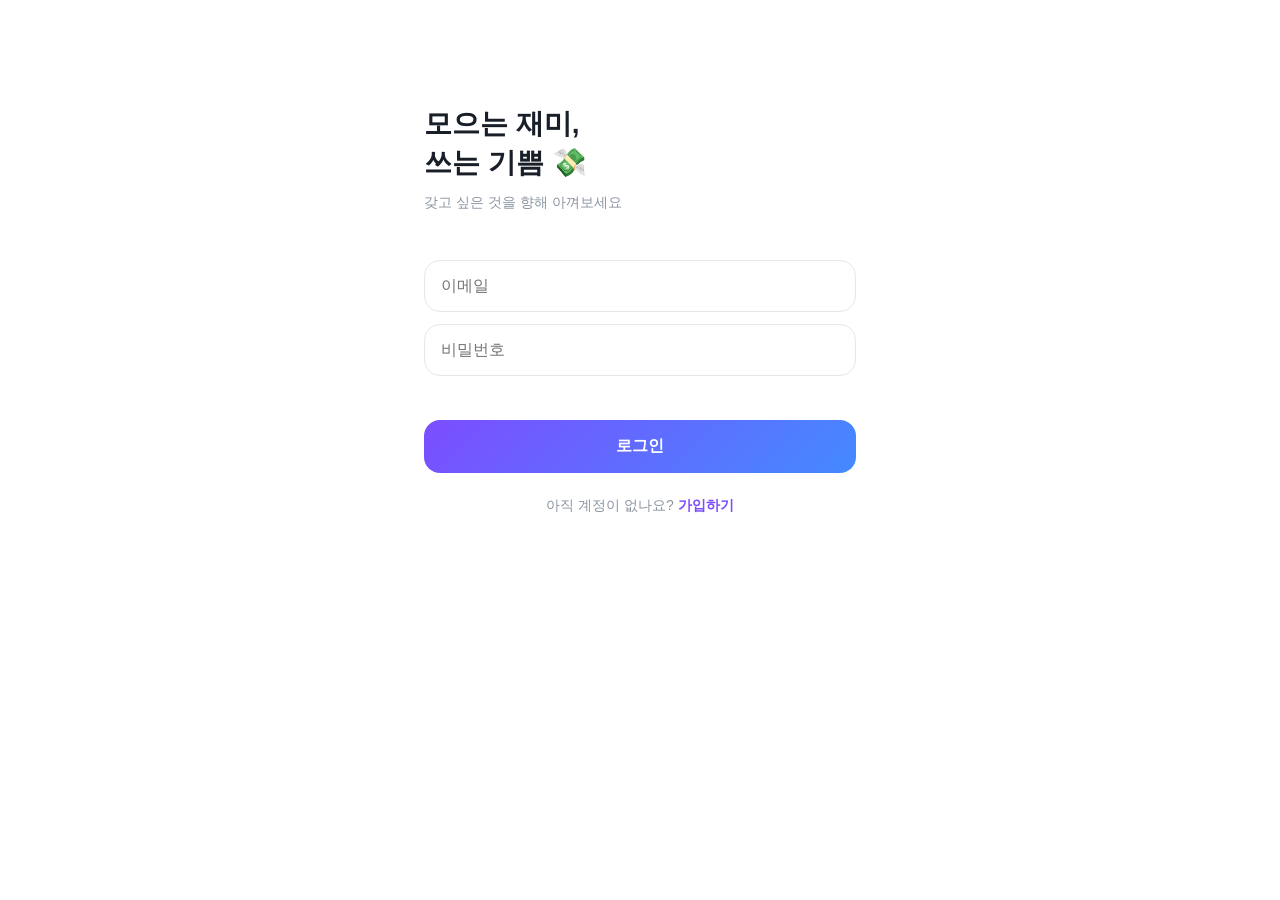
<file: static/add-goal.html>
<!DOCTYPE html>
<html lang="ko">
<head>
    <meta charset="UTF-8">
    <meta name="viewport" content="width=device-width, initial-scale=1.0">
    <title>목표생성</title>
    <link rel="stylesheet" href="style.css">
    <!-- 파비콘 -->
    <link rel="icon" type="image/svg+xml" href="favicon.svg">
    <link rel="apple-touch-icon" href="apple-touch-icon.png">
    <!-- PWA -->
    <link rel="manifest" href="manifest.json">
    <meta name="theme-color" content="#7C4DFF">
    <meta name="apple-mobile-web-app-capable" content="yes">
    <meta name="apple-mobile-web-app-status-bar-style" content="default">
    <meta name="apple-mobile-web-app-title" content="모아사">
    <script>
    if ("serviceWorker" in navigator) {
        window.addEventListener("load", () => navigator.serviceWorker.register("sw.js"));
    }
    </script>
</head>
<body>
    <div class="container">
        <div class="header">
            <button class="header-btn" onclick="history.back()">←</button>
        </div>

        <!-- 타이틀 영역 -->
        <div class="page-intro">
            <h1 class="title-lg">어떤 걸<br>갖고 싶나요?</h1>
            <p class="text-sub" style="margin-top: 12px;">목표를 정하면 저금통이 시작돼요</p>
        </div>

        <!-- 입력 폼 영역 (form 태그 대신 div: 버튼의 자동 submit 동작 방지) -->
        <div class="form-col">
            <div>
                <label class="field-label">목표 이름</label>
                <input class="input" type="text" id="name" placeholder="예: 에어팟 프로">
            </div>
            <div>
                <label class="field-label">목표 금액</label>
                <input class="input" type="text" id="targetAmount" placeholder="숫자만 입력" inputmode="numeric">
            </div>
            <div>
                <label class="field-label">마감일</label>
                <input class="input" type="date" id="deadline">
            </div>
            <!-- 에러 문구 자리 (평소엔 비어 있고, JS가 상황별 문구를 채움) -->
            <p class="error-msg" id="errorMsg"></p>
            <button class="btn-primary" onclick="add_goal()">목표 생성</button>
        </div>
    </div>

    <script>
        const token = localStorage.getItem("token");

        // 진입 가드 1차: 토큰이 아예 없으면 바로 추방
        if (!token) {
            location.href = "login.html";
        }
        async function checkExistingGoal() {
            const res = await fetch("/goals/current", {
            headers: { "Authorization": "Bearer " + token }
            });
            if (res.ok) {
                // 이미 진행 중 목표가 있음 → 생성 화면에 있을 이유가 없으니 홈으로
                location.href = "index.html";
            }
            // 404(목표 없음)면 정상 → 이 화면 그대로 사용
        }
        checkExistingGoal();

        let isAddingGoal = false;

        async function add_goal() {
            if (isAddingGoal) return;
            isAddingGoal = true;

            try {
                // 입력창에서 현재 값 읽기
                const name = document.getElementById("name").value;
                const targetAmount = parseInt(document.getElementById("targetAmount").value.replace(/,/g, ""));
                const deadline = document.getElementById("deadline").value;

                // 0. 프론트 입력 검증 — 서버에 보내기 전에 차단 (프론트판 "문지기는 문 앞에")
                if (!name) {
                    document.getElementById("errorMsg").textContent = "이름을 입력해주세요";
                    return;
                }
                if (!targetAmount || targetAmount <= 0) {
                    document.getElementById("errorMsg").textContent = "올바른 형식의 금액을 입력헤주세요";
                    return;
                }
                if (!deadline) {
                    document.getElementById("errorMsg").textContent = "마감일을 입력해주세요";
                    return;
                }

                const response = await fetch("/goals", {
                    method: "POST",
                    headers: {
                        "Content-Type": "application/json",
                        "Authorization": "Bearer " + token
                    },
                    body: JSON.stringify({name, target_amount: targetAmount, deadline})
                });

                if (response.status === 401) {
                    localStorage.removeItem("token");   // 죽은 토큰 청소
                    location.href = "login.html?expired=1";
                    return;
                }

                if (response.ok) {
                    const data = await response.json();
                    location.href = "index.html";
                } else {
                    const data = await response.json();
                    document.getElementById("errorMsg").textContent = data.detail;
                }
            } finally {
                isAddingGoal = false;
            }
        }
        // 금액 입력 시 실시간 콤마 표시
        document.getElementById("targetAmount").addEventListener("input", (e) => {
            // 숫자만 남기고 (콤마·문자 제거) → 다시 콤마 찍기
            let digits = e.target.value.replace(/[^0-9]/g, "");
            e.target.value = digits ? parseInt(digits).toLocaleString() : "";
        });
        document.getElementById("name").addEventListener("keydown", (e) => {
            if (e.key === "Enter") add_goal();
        });
        document.getElementById("targetAmount").addEventListener("keydown", (e) => {
            if (e.key === "Enter") add_goal();
        });
        document.getElementById("deadline").addEventListener("keydown", (e) => {
            if (e.key === "Enter") add_goal();
        });

    </script>
</body>
</html>
</file>
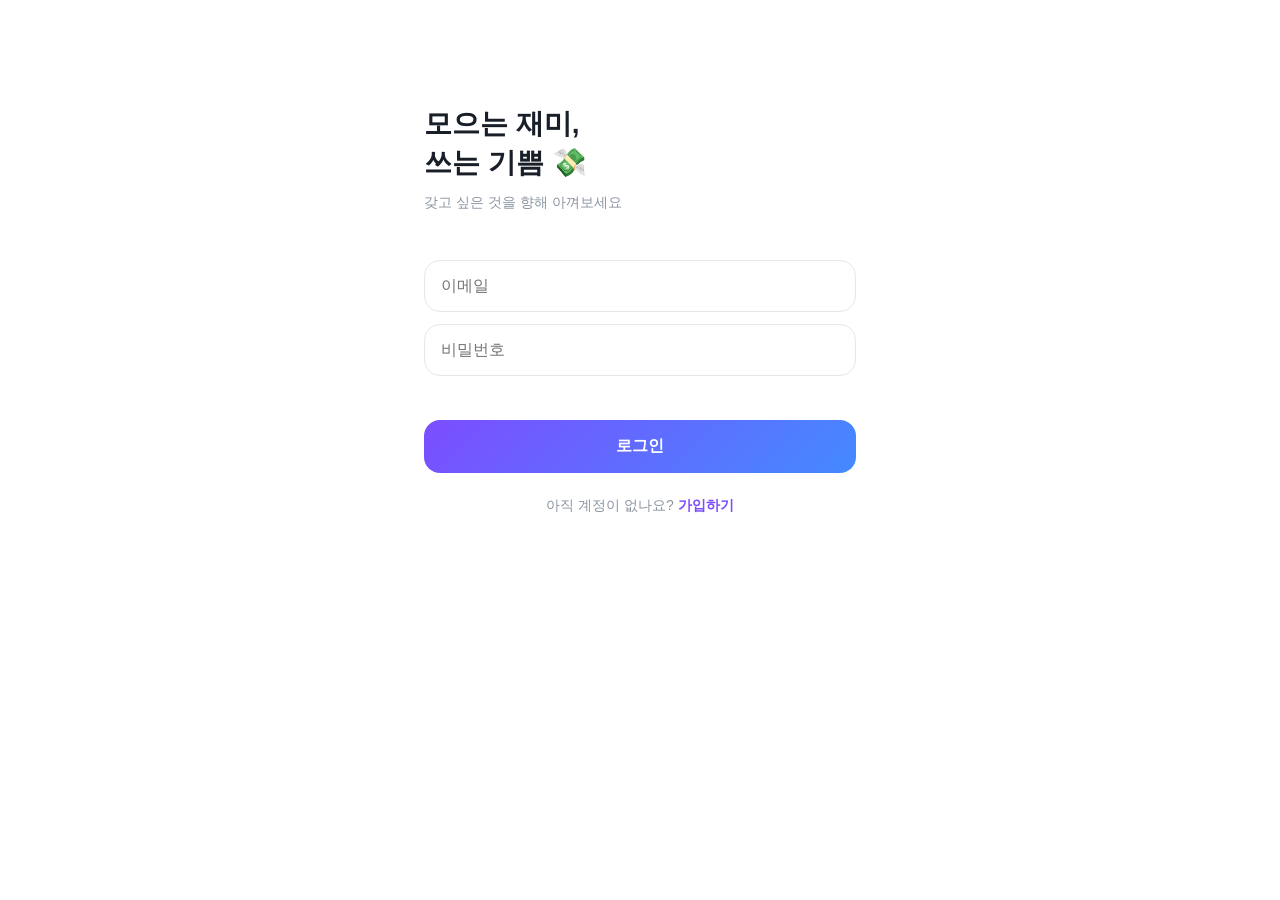
<file: static/add-saving.html>
<!DOCTYPE html>
<html lang="ko">
<head>
    <meta charset="UTF-8">
    <meta name="viewport" content="width=device-width, initial-scale=1.0">
    <title>절약기록</title>
    <link rel="stylesheet" href="style.css">
    <!-- 파비콘 -->
    <link rel="icon" type="image/svg+xml" href="favicon.svg">
    <link rel="apple-touch-icon" href="apple-touch-icon.png">
    <!-- PWA -->
    <link rel="manifest" href="manifest.json">
    <meta name="theme-color" content="#7C4DFF">
    <meta name="apple-mobile-web-app-capable" content="yes">
    <meta name="apple-mobile-web-app-status-bar-style" content="default">
    <meta name="apple-mobile-web-app-title" content="모아사">
    <script>
    if ("serviceWorker" in navigator) {
        window.addEventListener("load", () => navigator.serviceWorker.register("sw.js"));
    }
    </script>
</head>
<body>
    <div class="container">
        <div class="header">
            <button class="header-btn" onclick="history.back()">←</button>
        </div>

        <!-- 타이틀 영역 -->
        <div class="page-intro">
            <h1 class="title-lg">얼마를<br>아꼈나요?</h1>
            <p class="text-sub" style="margin-top: 12px;">참은 만큼 목표에 가까워져요</p>
        </div>

        <!-- 입력 폼 영역 (form 태그 대신 div: 버튼의 자동 submit 동작 방지) -->
        <div class="form-col">
            <input class="input" type="text" id="category" placeholder="무엇을 아꼈나요? (예: 배달음식)">
            <input class="input" type="text" id="amount" placeholder="금액" inputmode="numeric">
            <input class="input" type="text" id="memo" placeholder="메모 (선택)">
            <!-- 에러 문구 자리 (평소엔 비어 있고, JS가 상황별 문구를 채움) -->
            <p class="error-msg" id="errorMsg"></p>
            <button class="btn-primary" onclick="add_saving()">절약 기록</button>
        </div>
    </div>

    <!-- 축하 모달 (평소 숨김) -->
    <div class="modal-overlay" id="congratsModal">
        <div class="modal-card">
            <div style="font-size: 64px;">🎉</div>
            <h1 class="title-lg" style="margin: 16px 0 8px;">목표 달성!</h1>
            <p style="font-size: 20px; font-weight: 700; color: var(--primary); margin-bottom: 8px;"
                id="congratsProgress"></p>
            <p class="text-sub" style="margin-bottom: 28px;" id="congratsMessage"></p>
            <button class="btn-primary" onclick="location.href='index.html'">홈으로</button>
        </div>
    </div>

    <script>
        const token = localStorage.getItem("token");

        // 진입 가드 1차: 토큰이 아예 없으면 바로 추방
        if (!token) {
            location.href = "login.html";
        }
        async function checkGoal() {
            const res = await fetch("/goals/current", {
            headers: { "Authorization": "Bearer " + token }
            });
            if (!res.ok) {
                // 목표가 없음(404) → 기록할 대상이 없으니 홈으로
                location.href = "index.html";
            }
        }
        checkGoal();

        let isAddingSaving = false;

        async function add_saving() {
            if (isAddingSaving) return;   // 이미 처리 중이면 두 번째 클릭부터 무시
            isAddingSaving = true;

            try {
                // 입력창에서 현재 값 읽기
                const category = document.getElementById("category").value;
                const amount = parseInt(document.getElementById("amount").value.replace(/,/g, ""));
                const memo = document.getElementById("memo").value;

                // 0. 프론트 입력 검증 — 서버에 보내기 전에 차단 (프론트판 "문지기는 문 앞에")
                if (!category) {
                    document.getElementById("errorMsg").textContent = "무엇을 아꼈는지 입력해주세요";
                    return;
                }
                if (!amount || amount <= 0) {
                    document.getElementById("errorMsg").textContent = "올바른 형식의 금액을 입력헤주세요";
                    return;
                }

                const response = await fetch("/savings", {
                    method: "POST",
                    headers: {
                        "Content-Type": "application/json",
                        "Authorization": "Bearer " + token
                    },
                    body: JSON.stringify({category, amount , memo})
                });

                if (response.status === 401) {
                    localStorage.removeItem("token");   // 죽은 토큰 청소
                    location.href = "login.html?expired=1";
                    return;
                }

                if (response.ok) {
                    const data = await response.json();
                    if (data.goal_completed) {
                        document.getElementById("congratsProgress").textContent = data.progress + "% 달성";

                        // 초과 달성이면 다른 문구
                        document.getElementById("congratsMessage").textContent =
                            data.progress > 100
                                ? "목표를 넘어섰어요! 갖고 싶던 걸 가져보세요 🎁"
                                : "해냈어요. 갖고 싶던 걸 가져보세요 🎁";

                        // 모달 띄우기 (홈으로 이동하지 않고 여기서 멈춤)
                        document.getElementById("congratsModal").style.display = "flex";
                        return;
                    }
                    location.href = "index.html";
                } else {
                    const data = await response.json();
                    document.getElementById("errorMsg").textContent = data.detail;
                }
            } finally {
                isAddingSaving = false;   // 성공/실패 무관하게 잠금 해제
            }
        }
        // 금액 입력 시 실시간 콤마 표시
        document.getElementById("amount").addEventListener("input", (e) => {
            // 숫자만 남기고 (콤마·문자 제거) → 다시 콤마 찍기
            let digits = e.target.value.replace(/[^0-9]/g, "");
            e.target.value = digits ? parseInt(digits).toLocaleString() : "";
        });
        document.getElementById("category").addEventListener("keydown", (e) => {
            if (e.key === "Enter") add_saving();
        });
        document.getElementById("amount").addEventListener("keydown", (e) => {
            if (e.key === "Enter") add_saving();
        });
        document.getElementById("memo").addEventListener("keydown", (e) => {
            if (e.key === "Enter") add_saving();
        });

    </script>
</body>
</html>
</file>
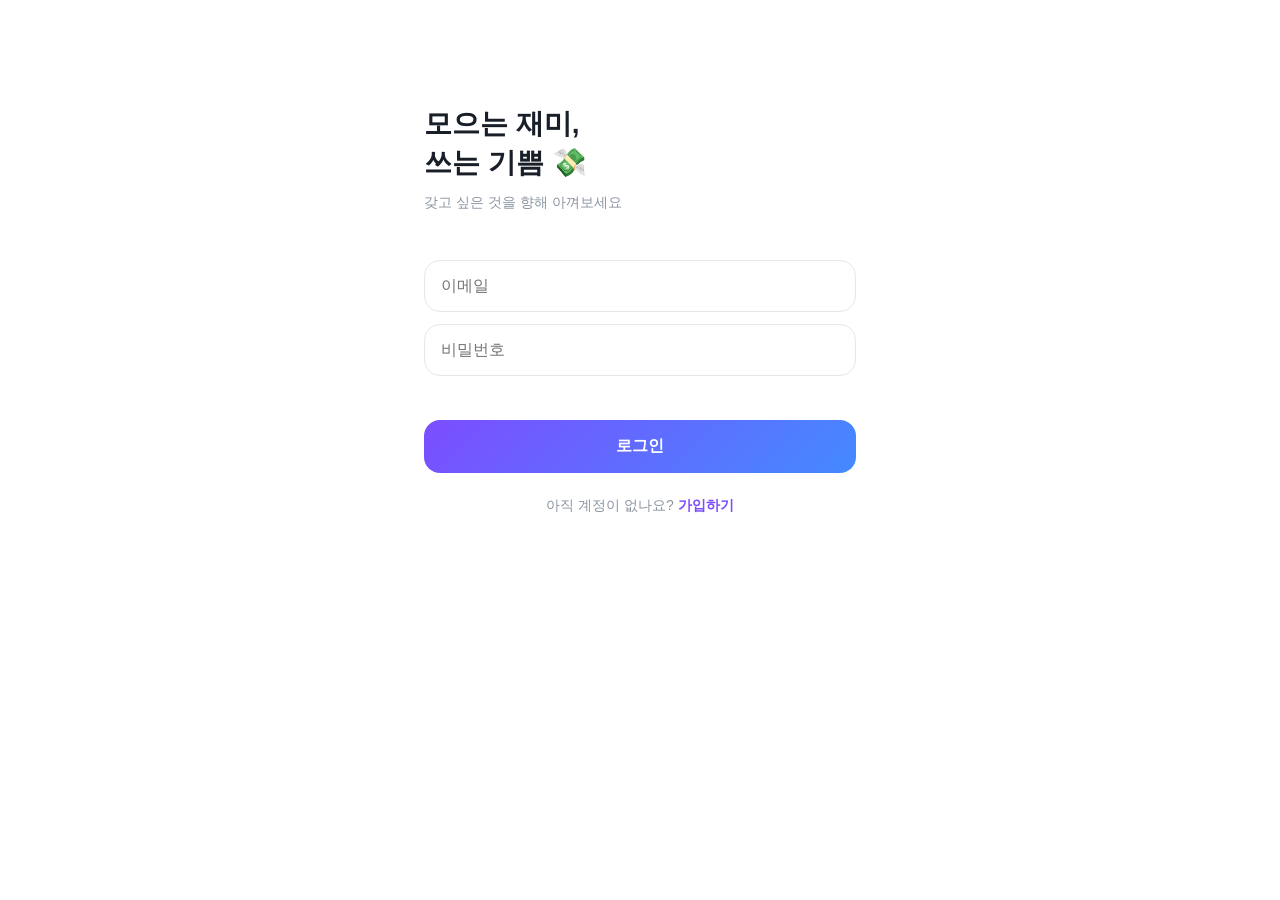
<file: static/history.html>
<!DOCTYPE html>
<html lang="ko">
<head>
    <meta charset="UTF-8">
    <meta name="viewport" content="width=device-width, initial-scale=1.0">
    <title>히스토리</title>
    <link rel="stylesheet" href="style.css">
    <!-- 파비콘 -->
    <link rel="icon" type="image/svg+xml" href="favicon.svg">
    <link rel="apple-touch-icon" href="apple-touch-icon.png">
    <!-- PWA -->
    <link rel="manifest" href="manifest.json">
    <meta name="theme-color" content="#7C4DFF">
    <meta name="apple-mobile-web-app-capable" content="yes">
    <meta name="apple-mobile-web-app-status-bar-style" content="default">
    <meta name="apple-mobile-web-app-title" content="모아사">
    <script>
        if ("serviceWorker" in navigator) {
            window.addEventListener("load", () => navigator.serviceWorker.register("sw.js"));
        }
    </script>
</head>
<body>
    <div class="container has-tabbar">
        <div class="header">
            <span class="header-title">히스토리</span>
        </div>
        <!-- 히스토리가 있을 때 보여줄 영역 (기본 숨김) -->
        <div id="historySection" style="display: none;">
            <div style="margin-top: 24px; margin-bottom: 32px;">
                <h1 class="title-lg">지금까지<br>해낸 것들 🏆</h1>
            </div>

            <!-- 카테고리별 절약 통계 (기록 없으면 JS가 숨김) -->
            <div id="statsBlock">
                <h2 class="section-title">카테고리별로 아낀 돈</h2>
                <div id="statsList"></div>
            </div>

            <h2 class="section-title" style="margin-top: 32px;">달성 기록</h2>
            <div id="historyList"></div>
        </div>

        <!-- 히스토리가 없을 때 보여줄 영역 (기본 숨김) -->
        <div id="noHistorySection" style="display: none; text-align: center; margin-top: 90px;">
            <div style="font-size: 64px;">🎯</div>
            <h1 class="title-lg" style="margin-top: 16px;" id="noHistoryTitle">아직 달성한 목표가 없어요</h1>
            <p class="text-sub" style="margin: 12px 0 32px;" id="noHistorySub">목표를 세우고 아껴서 가져보세요</p>
            <button class="btn-primary" id="noHistoryBtn" onclick="location.href='add-goal.html'">
                첫 목표 만들기
            </button>
        </div>
    </div>

    <div class="tabbar">
        <button class="tab" onclick="location.href='index.html'">
            <svg class="tab-icon" viewBox="0 0 24 24" fill="none"
                    stroke="currentColor" stroke-width="2"
                    stroke-linecap="round" stroke-linejoin="round">
                <path d="M3 9l9-7 9 7v11a2 2 0 0 1-2 2H5a2 2 0 0 1-2-2z"/>
                <polyline points="9 22 9 12 15 12 15 22"/>
            </svg>
            홈
        </button>
        <button class="tab active" onclick="location.href='history.html'">
            <svg class="tab-icon" viewBox="0 0 24 24" fill="none"
                    stroke="currentColor" stroke-width="2"
                    stroke-linecap="round" stroke-linejoin="round">
                <path d="M10 14.66V17a1 1 0 0 1-1 1 2 2 0 0 0-2 2v2"/>
                <path d="M14 14.66V17a1 1 0 0 0 1 1 2 2 0 0 1 2 2v2"/>
                <path d="M17.916 10H19.5A2.5 2.5 0 0 0 22 7.5V5a1 1 0 0 0-1-1h-3"/>
                <path d="M4 22h16"/><path d="M6 9a6 6 0 0 0 12 0V3a1 1 0 0 0-1-1H7a1 1 0 0 0-1 1z"/>
                <path d="M6.084 10H4.5A2.5 2.5 0 0 1 2 7.5V5a1 1 0 0 1 1-1h3"/>
            </svg>
            히스토리
        </button>
    </div>

    <!-- 목표별 절약 기록 모달 -->
    <div class="modal-overlay" id="detailModal">
        <div class="modal-card" style="text-align: left; max-height: 70vh; overflow-y: auto;">

            <!-- 뷰 1: 목표 상세 + 기록 목록 -->
            <div id="detailView">
                <h2 id="modalGoalName" style="font-size: 20px; margin-bottom: 4px;"></h2>
                <p class="text-sub" style="font-size: 13px; margin-bottom: 20px;">이 목표를 위해 아낀 기록이에요</p>

                <div id="modalSavingsList"></div>

                <div class="btn-row" style="margin-top: 20px;">
                    <button class="btn-sub" onclick="closeDetail()">닫기</button>
                    <button class="btn-sub text-danger" onclick="showGoalDeleteConfirm()">삭제</button>
                </div>
            </div>

            <!-- 뷰 2: 삭제 확인 (기본 숨김) -->
            <div id="deleteConfirmView" style="display: none; text-align: center;">
                <svg class="modal-icon" viewBox="0 0 24 24" fill="none"
                    stroke="currentColor" stroke-width="2" stroke-linecap="round" stroke-linejoin="round">
                    <path d="M10 11v6"/>
                    <path d="M14 11v6"/>
                    <path d="M19 6v14a2 2 0 0 1-2 2H7a2 2 0 0 1-2-2V6"/>
                    <path d="M3 6h18"/>
                    <path d="M8 6V4a2 2 0 0 1 2-2h4a2 2 0 0 1 2 2v2"/>
                </svg>
                <h2 class="modal-title">이 목표를 삭제할까요?</h2>
                <p class="modal-desc">달성 기록이 사라져요</p>
                <button class="btn-danger" onclick="deleteCompletedGoal()">삭제하기</button>
                <button class="btn-sub btn-block" style="margin-top: 8px;" onclick="hideGoalDeleteConfirm()">
                    취소
                </button>
            </div>

        </div>
    </div>

    <script>
        const token = localStorage.getItem("token");

        // 진입 가드 1차: 토큰이 아예 없으면 바로 추방
        if (!token) {
            location.href = "login.html";
        }

        async function loadHistory() {
            const historyRes = await fetch("/goals/history", {
                headers: { "Authorization": "Bearer " + token }
            });

            // 진입 가드 2차: 토큰이 있어도 무효(만료/위조)면 추방
            if (historyRes.status === 401) {
                localStorage.removeItem("token");   // 죽은 토큰 청소
                location.href = "login.html?expired=1";
                return;
            }

            const historyData = await historyRes.json();
            if (historyData.history.length === 0) {
                // 완료한 목표 없음 → 진행 중 목표가 있는지에 따라 빈 화면 문구/버튼을 다르게
                await showEmptyHistory();
                return;
            }
            document.getElementById("historySection").style.display = "block";
            loadStats();   // 히스토리 있으면 통계도 채움

            document.getElementById("historyList").innerHTML = historyData.history
                .map(h => `
                    <div onclick="openGoalDetail(${h.id}, '${h.name}')" class="history-item">

                        <!-- 1줄: 목표 이름 + 달성률 -->
                        <div style="display: flex; justify-content: space-between; align-items: baseline;">
                            <span style="font-size: 17px; font-weight: 700;">${h.name}</span>
                            <span style="font-size: 14px; font-weight: 700; color: var(--primary);">${h.progress}%</span>
                        </div>

                        <!-- 2줄: 금액 -->
                        <p style="margin-top: 6px; font-size: 15px;">
                            ${h.current_amount.toLocaleString()}원
                            <span class="text-sub">/ ${h.target_amount.toLocaleString()}원</span>
                        </p>

                        <!-- 3줄: 달성 정보 -->
                        <p class="text-sub" style="margin-top: 10px; font-size: 13px;">
                            ${h.completed_at.split(" ")[0]} 달성 ·
                            ${h.days_early > 0 ? `${h.days_early}일 빠르게 ⚡`
                                : h.days_early === 0 ? "마감일에 딱 맞춰"
                                : "끝까지 해냈어요"}
                        </p>
                    </div>

                `)
                .join("");

        }

        // 완료 목표가 없을 때의 빈 화면.
        // 진행 중 목표가 "있으면" → 홈에서 이어가라고 안내 (첫 목표 만들기는 틀린 문구)
        // 진행 중 목표가 "없으면" → 진짜 신규 → 첫 목표 만들기 그대로
        async function showEmptyHistory() {
            const currentRes = await fetch("/goals/current", {
                headers: { "Authorization": "Bearer " + token }
            });

            if (currentRes.status === 401) {
                localStorage.removeItem("token");
                location.href = "login.html?expired=1";
                return;
            }

            if (currentRes.ok) {
                // 진행 중 목표 있음 → 문구·버튼 교체
                document.getElementById("noHistorySub").textContent =
                    "진행 중인 목표를 끝까지 채우면 여기에 쌓여요";
                const btn = document.getElementById("noHistoryBtn");
                btn.textContent = "홈에서 이어가기";
                btn.onclick = () => location.href = "index.html";
            }
            // 404(진행 중 목표 없음)면 기본 문구/버튼(첫 목표 만들기 → add-goal) 그대로 둠

            document.getElementById("noHistorySection").style.display = "block";
        }

        // 카테고리별 절약 통계 — GROUP BY 결과를 막대로
        async function loadStats() {
            const res = await fetch("/savings/stats", {
                headers: { "Authorization": "Bearer " + token }
            });

            if (res.status === 401) {
                localStorage.removeItem("token");
                location.href = "login.html?expired=1";
                return;
            }

            const data = await res.json();

            // 기록이 하나도 없으면 통계 블록 자체를 숨김
            if (data.stats.length === 0) {
                document.getElementById("statsBlock").style.display = "none";
                return;
            }

            // 가장 많이 아낀 카테고리를 기준(100%)으로 나머지 막대 비율 계산
            const max = Math.max(...data.stats.map(s => s.total));

            document.getElementById("statsList").innerHTML = data.stats
                .map(s => {
                    const pct = Math.round(s.total / max * 100);
                    return `
                        <div class="stat-row">
                            <div class="stat-row-top">
                                <span>${s.category}</span>
                                <span style="font-weight: 600;">${s.total.toLocaleString()}원</span>
                            </div>
                            <div class="stat-bar">
                                <div class="stat-bar-fill" style="width: ${pct}%"></div>
                            </div>
                        </div>
                    `;
                })
                .join("");
        }

        let selectedGoalId = null;  // 어느 목표를 삭제할지 기억

        async function openGoalDetail(goalId, goalName) {
            selectedGoalId = goalId;

            // 모달 제목 설정
            document.getElementById("modalGoalName").textContent = goalName;

            // 이 목표의 절약 기록 가져오기
            const res = await fetch(`/goals/${goalId}/savings`, {
                headers: { "Authorization": "Bearer " + token }
            });

            if (res.status === 401) {
                localStorage.removeItem("token");
                location.href = "login.html?expired=1";
                return;
            }

            const data = await res.json();

            // 기록 목록 렌더링 (없으면 안내)
            if (data.savings.length === 0) {
                document.getElementById("modalSavingsList").innerHTML =
                    `<p class="text-sub" style="text-align:center; padding: 20px 0;">기록이 없어요</p>`;
            } else {
                document.getElementById("modalSavingsList").innerHTML = data.savings
                    .map(s => `
                        <div style="display: flex; justify-content: space-between;
                                    padding: 12px 0; border-bottom: 1px solid #F1F3F5;">
                            <div>
                                <div style="font-size: 15px;">${s.category}</div>
                                ${s.memo ? `<div class="text-sub" style="font-size: 13px; margin-top: 2px;">${s.memo}</div>` : ""}
                            </div>
                            <span style="font-weight: 600; white-space: nowrap;">+${s.amount.toLocaleString()}원</span>
                        </div>
                    `)
                    .join("");
            }

            // 모달 열기
            document.getElementById("detailModal").style.display = "flex";
        }

        let isDeletingCompletedGoal = false;

        async function deleteCompletedGoal() {
            if (isDeletingCompletedGoal) return;
            isDeletingCompletedGoal = true;

            try {
                const res = await fetch(`/goals/${selectedGoalId}`,{
                    method: "DELETE",
                    headers: { "Authorization": "Bearer " + token }
                });

                if (res.status === 401) {
                    localStorage.removeItem("token");
                    location.href = "login.html?expired=1";
                    return;
                }

                if (res.ok) {
                    location.reload();
                }
            } finally {
                isDeletingCompletedGoal = false;
            }
        }

        function closeDetail() {
            document.getElementById("detailModal").style.display = "none";
            hideGoalDeleteConfirm();
        }
        function showGoalDeleteConfirm() {
            document.getElementById("detailView").style.display = "none";
            document.getElementById("deleteConfirmView").style.display = "block";
        }

        function hideGoalDeleteConfirm() {
            document.getElementById("deleteConfirmView").style.display = "none";
            document.getElementById("detailView").style.display = "block";
        }

        loadHistory();   // 페이지 열리면 즉시 실행
    </script>
</body>
</html>
</file>
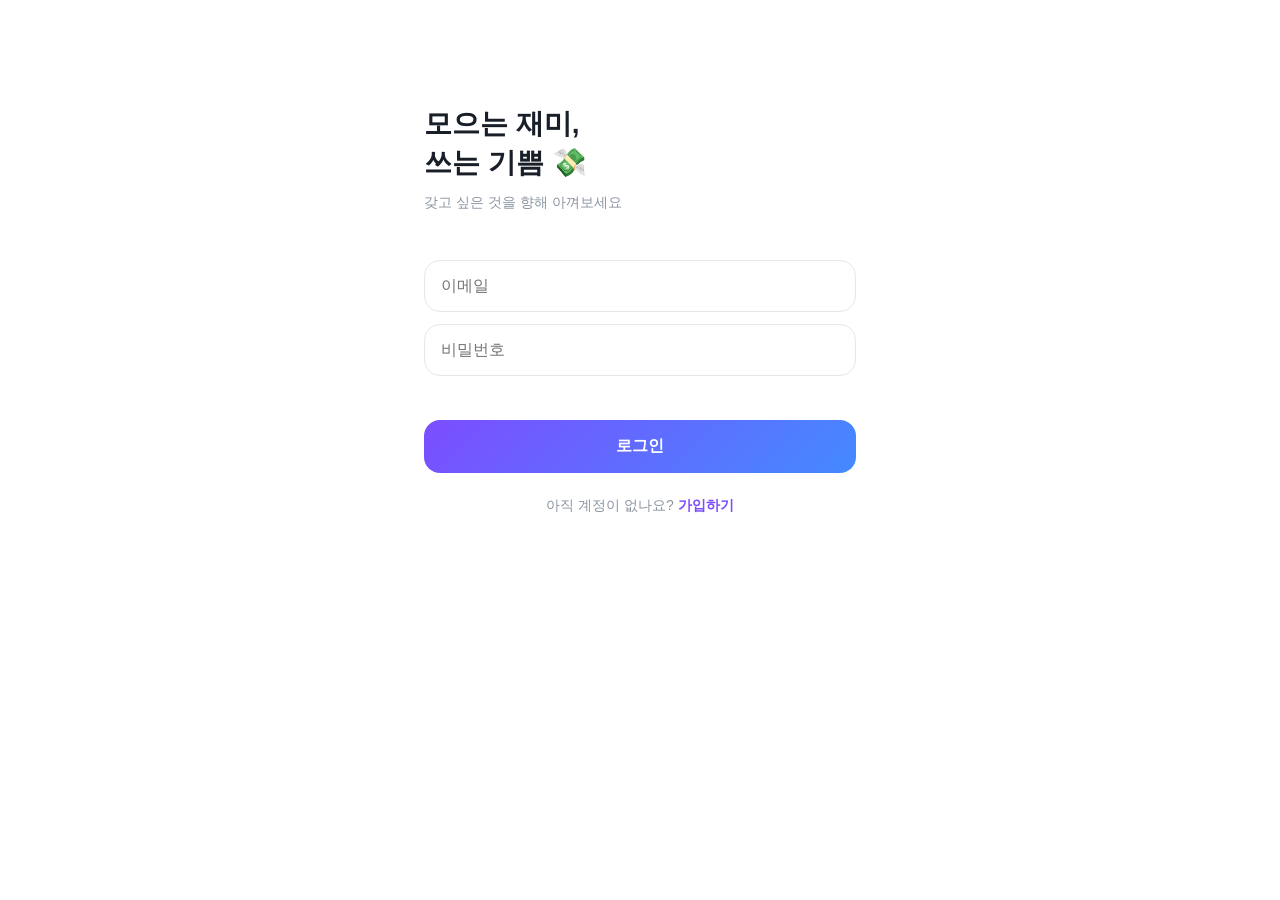
<file: static/login.html>
<!DOCTYPE html>
<html lang="ko">
<head>
    <meta charset="UTF-8">
    <!-- viewport: 모바일에서 화면 폭에 맞게 렌더링 (모바일 우선 앱의 필수 태그) -->
    <meta name="viewport" content="width=device-width, initial-scale=1.0">
    <title>로그인</title>
    <!-- 공용 디자인 시스템 (모든 페이지가 이 파일 하나를 공유) -->
    <link rel="stylesheet" href="style.css">
    <!-- 파비콘 -->
    <link rel="icon" type="image/svg+xml" href="favicon.svg">
    <link rel="apple-touch-icon" href="apple-touch-icon.png">
    <!-- PWA -->
    <link rel="manifest" href="manifest.json">
    <meta name="theme-color" content="#7C4DFF">
    <meta name="apple-mobile-web-app-capable" content="yes">
    <meta name="apple-mobile-web-app-status-bar-style" content="default">
    <meta name="apple-mobile-web-app-title" content="모아사">
    <script>
    if ("serviceWorker" in navigator) {
        window.addEventListener("load", () => navigator.serviceWorker.register("sw.js"));
    }
    </script>
</head>
<body>
    <div class="container">
        <!-- 타이틀 영역 -->
        <div class="page-intro-auth">
            <h1 class="title-lg">모으는 재미,<br>쓰는 기쁨 💸</h1>
            <p class="text-sub" style="margin-top: 12px;">갖고 싶은 것을 향해 아껴보세요</p>
        </div>

        <!-- 입력 폼 영역 (form 태그 대신 div: 버튼의 자동 submit 동작 방지) -->
        <div class="form-col">
            <input class="input" type="email" id="email" placeholder="이메일">
            <input class="input" type="password" id="password" placeholder="비밀번호">
            <!-- 에러 문구 자리 (평소엔 비어 있고, JS가 상황별 문구를 채움) -->
            <p class="error-msg" id="errorMsg"></p>
            <button class="btn-primary" onclick="login()">로그인</button>
        </div>

        <p class="text-sub auth-footer">
            아직 계정이 없나요? <a class="link" href="signup.html">가입하기</a>
        </p>
    </div>

    <script>
        async function login() {
            // 입력창에서 현재 값 읽기
            const email = document.getElementById("email").value;
            const password = document.getElementById("password").value;

            // 0. 프론트 입력 검증 — 서버에 보내기 전에 차단 (프론트판 "문지기는 문 앞에")
            //    !email : 빈 문자열은 JS에서 거짓으로 평가됨
            if (!email) {
                document.getElementById("errorMsg").textContent = "이메일을 입력해주세요";
                return;   // 함수 종료 → fetch까지 가지 않음
            }
            if (!password) {
                document.getElementById("errorMsg").textContent = "비밀번호를 입력해주세요";
                return;
            }

            // 1. 백엔드에 로그인 요청 (파이썬 requests.post와 같은 역할)
            const response = await fetch("/login", {
                method: "POST",
                headers: { "Content-Type": "application/json" },  // "JSON 보냅니다" 선언
                body: JSON.stringify({ email, password })          // JS 객체 → JSON 문자열
            });

            // 2. 응답 분기 (response.ok = 상태 코드가 200번대면 true)
            if (response.ok) {
                const data = await response.json();
                // 토큰을 브라우저 저장소에 보관 → 이후 페이지들이 API 호출 시 꺼내 씀
                localStorage.setItem("token", data.access_token);
                location.href = "index.html";   // 홈으로 이동
            } else {
                // 401 등 실패 — 문구는 프론트가 결정 (백엔드는 데이터, 프론트는 표현)
                document.getElementById("errorMsg").textContent = "이메일 또는 비밀번호를 확인해주세요";
            }
        }
        document.getElementById("password").addEventListener("keydown", (e) => {
            if (e.key === "Enter") login();
        });
        document.getElementById("email").addEventListener("keydown", (e) => {
            if (e.key === "Enter") login();
        });

        // 페이지 열릴 때: 세션 만료로 튕겨온 경우 안내 문구 표시
        const params = new URLSearchParams(location.search);
        if (params.get("expired")) {
            document.getElementById("errorMsg").textContent = "로그인이 만료되었어요. 다시 로그인해주세요";
        }

        // 이미 유효한 토큰이 있으면 홈으로 (login.html 스크립트 맨 위)
        if (localStorage.getItem("token")) {
            location.href = "index.html";
        }

    </script>
</body>
</html>
</file>
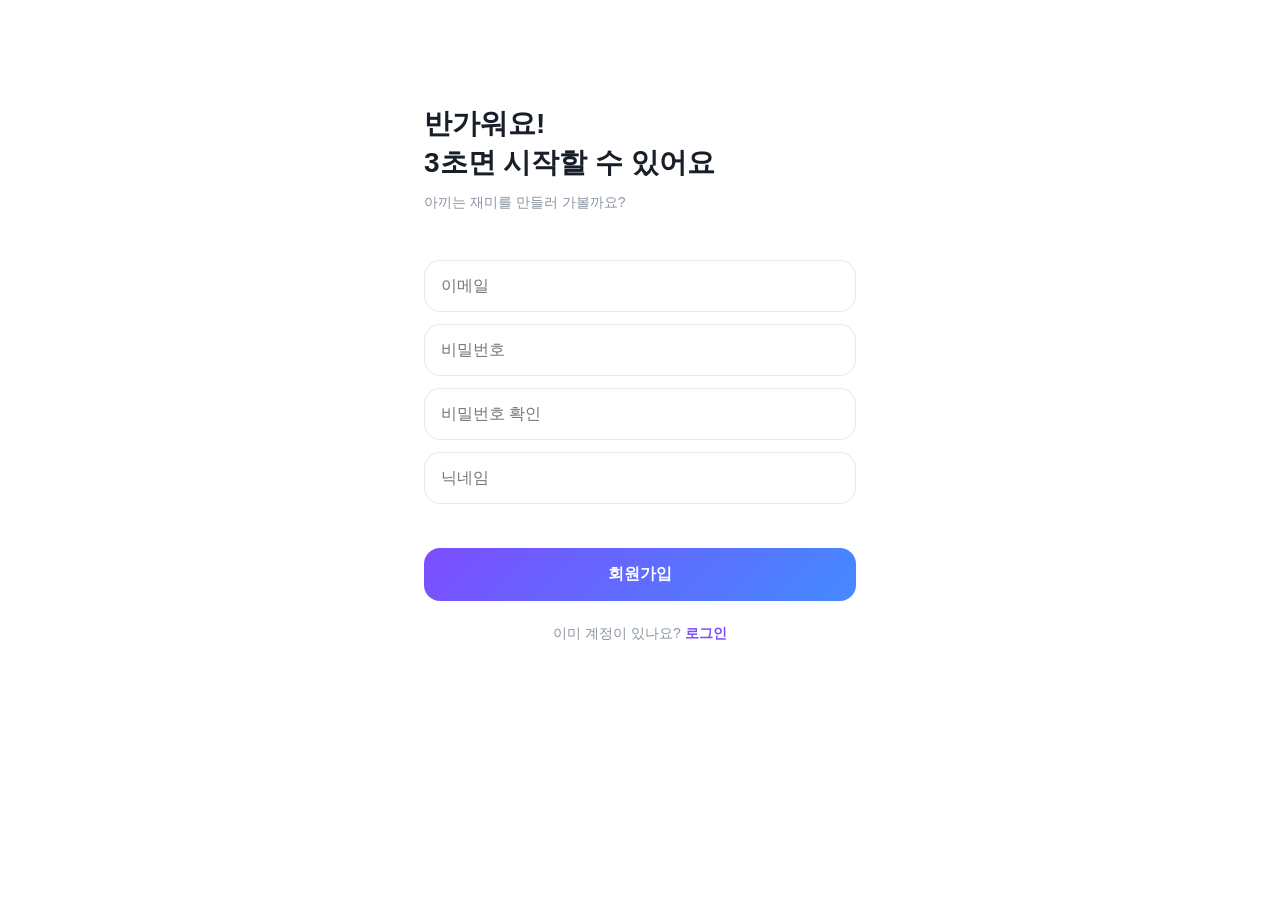
<file: static/signup.html>
<!DOCTYPE html>
<html lang="ko">
<head>
    <meta charset="UTF-8">
    <meta name="viewport" content="width=device-width, initial-scale=1.0">
    <title>회원가입</title>
    <link rel="stylesheet" href="style.css">
    <!-- 파비콘 -->
    <link rel="icon" type="image/svg+xml" href="favicon.svg">
    <link rel="apple-touch-icon" href="apple-touch-icon.png">
    <!-- PWA -->
    <link rel="manifest" href="manifest.json">
    <meta name="theme-color" content="#7C4DFF">
    <meta name="apple-mobile-web-app-capable" content="yes">
    <meta name="apple-mobile-web-app-status-bar-style" content="default">
    <meta name="apple-mobile-web-app-title" content="모아사">
    <script>
    if ("serviceWorker" in navigator) {
        window.addEventListener("load", () => navigator.serviceWorker.register("sw.js"));
    }
    </script>
</head>
<body>
    <div class="container">
        <div class="page-intro-auth">
            <h1 class="title-lg">반가워요!<br>3초면 시작할 수 있어요</h1>
            <p class="text-sub" style="margin-top: 12px;">아끼는 재미를 만들러 가볼까요?</p>
        </div>

        <div class="form-col">
            <input class="input" type="email" id="email" placeholder="이메일">
            <input class="input" type="password" id="password" placeholder="비밀번호">
            <input class="input" type="password" id="passwordConfirm" placeholder="비밀번호 확인">
            <input class="input" type="text" id="nickname" placeholder="닉네임">
            <p class="error-msg" id="errorMsg"></p>
            <button class="btn-primary" onclick="signup()">회원가입</button>
        </div>

        <p class="text-sub auth-footer">
            이미 계정이 있나요? <a class="link" href="login.html">로그인</a>
        </p>
    </div>

    <script>
        async function signup() {
            const email = document.getElementById("email").value;
            const password = document.getElementById("password").value;
            const passwordConfirm = document.getElementById("passwordConfirm").value;
            const nickname = document.getElementById("nickname").value;

            // 0. 프론트 입력 검증 — 순서: 빈 값 → 형식 → 일치 여부
            if (!email) {
                document.getElementById("errorMsg").textContent = "이메일을 입력해주세요";
                return;
            }
            // includes("@"): 상식선의 이메일 형식 검사 (완벽한 검증은 향후 과제)
            if (!email.includes("@")) {
                document.getElementById("errorMsg").textContent = "올바른 형식의 이메일을 입력해주세요";
                return;
            }
            if (!password) {
                document.getElementById("errorMsg").textContent = "비밀번호를 입력해주세요";
                return;
            }
            if (!nickname) {
                document.getElementById("errorMsg").textContent = "닉네임을 입력해주세요";
                return;
            }
            // 비밀번호 재확인 — 오타 방지용 입력 편의 검증 (그래서 프론트 전용, 서버로 안 보냄)
            // !== : 엄격 비교 (JS에서는 항상 ===/!== 사용)
            if (password !== passwordConfirm) {
                document.getElementById("errorMsg").textContent = "비밀번호가 일치하지 않습니다";
                return;
            }

            // 1. 백엔드에 가입 요청 (passwordConfirm은 보내지 않음 — 서버는 비밀번호 하나만 필요)
            const response = await fetch("/signup", {
                method: "POST",
                headers: { "Content-Type": "application/json" },
                body: JSON.stringify({ email, password, nickname })
            });

            // 2. 가입 성공 → 로그인 페이지로 (signup은 토큰을 주지 않으므로 로그인 유도)
            if (response.ok) {
                location.href = "login.html";
            } else {
                // 프론트 검증이 빈 값을 이미 거르므로, 여기 도달하는 400은 사실상 중복 이메일
                document.getElementById("errorMsg").textContent = "이미 가입된 이메일입니다";
            }
        }
        document.getElementById("nickname").addEventListener("keydown", (e) => {
            if (e.key === "Enter") signup();
        });
    </script>
</body>
</html>
</file>
<file: static/style.css>
/* ===== 디자인 시스템 ===== */
:root {
    --bg: #FFFFFF;
    --bg-section: #F7F8FA;
    --text: #191F28;
    --text-sub: #8B95A1;
    --text-mid: #4E5968;      /* 흐린 회색과 검정 사이 — 보조 정보용 */
    --primary: #7C4DFF;       /* 포인트 보라 */
    --danger: #F04452;        /* 경고/삭제 빨강 */
    --gradient: linear-gradient(135deg, #7C4DFF, #448AFF);
    --radius: 16px;
}

* { margin: 0; padding: 0; box-sizing: border-box; }

body {
    font-family: -apple-system, BlinkMacSystemFont, "Apple SD Gothic Neo", sans-serif;
    background: var(--bg);
    color: var(--text);
}

/* 모바일 우선: 콘텐츠를 폰 너비로 제한 */
.container {
    max-width: 480px;
    margin: 0 auto;
    padding: 24px;
    min-height: 100vh;    /* 이건 유지 — 화면 꽉 채우는 용도 */
}

/* ===== 공용 컴포넌트 ===== */
.title-lg {
    font-size: 28px;
    font-weight: 700;
    line-height: 1.4;
}

/* 섹션 제목 ("최근 기록", "달성 기록") — 위 여백은 자리마다 달라서 인라인으로 */
.section-title {
    font-size: 18px;
    margin-bottom: 12px;
}

.input {
    width: 100%;
    padding: 16px;
    border: 1.5px solid #E5E8EB;
    border-radius: var(--radius);
    font-size: 16px;
    outline: none;
    transition: border-color 0.2s;
}
.input:focus { border-color: var(--primary); }

/* iOS에서 date input이 회색 배경·고정 너비로 삐져나오는 것 교정 */
input[type="date"] {
    -webkit-appearance: none;
    appearance: none;
    background: white;
    color: var(--text);     /* 파란색 -> 일반 텍스트 색 */
    font-family: inherit;   /* 폰트도 다른 칸과 동일 */
}

/* iOS date input의 내부 값 컨테이너를 왼쪽으로 밀기 */
input[type="date"]::-webkit-date-and-time-value {
    text-align: left;
}

.btn-primary {
    width: 100%;
    padding: 16px;
    border: none;
    border-radius: var(--radius);
    background: var(--gradient);
    color: white;
    font-size: 16px;
    font-weight: 600;
    cursor: pointer;
}
.btn-primary:active { opacity: 0.85; }

.btn-sub {
    flex: 1;
    padding: 14px;
    border: none;
    border-radius: var(--radius);
    background: var(--bg-section);
    color: var(--text-sub);
    font-size: 15px;
    font-weight: 600;
    cursor: pointer;
}
.btn-sub:active { opacity: 0.7; }

.btn-danger {
    width: 100%;
    padding: 16px;
    border: none;
    border-radius: var(--radius);
    background: var(--danger);
    color: white;
    font-size: 16px;
    font-weight: 600;
    cursor: pointer;
}
.btn-danger:active { opacity: 0.85; }

/* 두 버튼을 나란히 놓는 행 (위 여백은 자리마다 달라서 인라인 유지) */
.btn-row { display: flex; gap: 8px; }
/* 모달 안 전체 너비 버튼 (취소 등) */
.btn-block { width: 100%; }

.text-sub { color: var(--text-sub); font-size: 14px; }
.text-mid { color: var(--text-mid); }
.text-danger { color: var(--danger); }
.link { color: var(--primary); text-decoration: none; font-weight: 600; }

.error-msg {
    color: var(--danger);
    font-size: 14px;
    min-height: 20px;
}

/* ===== 폼 페이지 공통 ===== */
/* 제목+부제 인트로 블록 */
.page-intro { margin: 24px 0 36px; }
.page-intro-auth { margin: 80px 0 48px; }   /* 로그인·가입: 히어로처럼 큰 여백 */
/* 입력칸 세로 배치 */
.form-col { display: flex; flex-direction: column; gap: 12px; }
/* 로그인·가입 하단 "가입하기 / 로그인" 안내 */
.auth-footer { text-align: center; margin-top: 24px; }

/* ===== 로딩 스피너 ===== */
.spinner {
    width: 28px;
    height: 28px;
    border: 3px solid var(--bg-section);   /* 연한 회색 링 */
    border-top-color: var(--primary);      /* 한 조각만 브랜드색 → 도는 느낌 */
    border-radius: 50%;
    margin: 80px auto;                     /* 화면 중앙 배치 */
    animation: spin 0.7s linear infinite;
}
@keyframes spin { to { transform: rotate(360deg); } }

/* ===== 상단 헤더 제목 ===== */
.header-title { font-weight: 700; font-size: 17px; }

/* ===== 저금통 (홈 히어로) ===== */
.savings-box {
    background: var(--bg-section);
    border-radius: var(--radius);
    padding: 40px 24px;
    margin: 24px 0;
    text-align: center;
}

.hero-amount {
    font-size: 40px;
    font-weight: 800;
    color: var(--text);
}
.hero-amount .unit {
    font-size: 24px;
    font-weight: 600;
    color: var(--text-sub);
}

/* 목표 금액 줄 — 중간 회색으로 보조 정보답게 */
.hero-target {
    font-size: 14px;
    color: var(--text-mid);
}

/* ===== 리스트 아이템 ===== */
/* 홈 "최근 기록" 한 줄 */
.list-item {
    background: var(--bg-section);
    border-radius: 12px;
    padding: 14px 16px;
    margin-bottom: 8px;
    display: flex;
    justify-content: space-between;
    align-items: center;
}
/* 히스토리 "달성 기록" 카드 */
.history-item {
    background: var(--bg-section);
    border-radius: var(--radius);
    padding: 20px;
    margin-bottom: 12px;
}

/* ===== 통계 막대 (카테고리별 절약) ===== */
.stat-row { margin-bottom: 16px; }
.stat-row-top {
    display: flex;
    justify-content: space-between;
    margin-bottom: 6px;
    font-size: 15px;
}
.stat-bar {
    width: 100%;
    height: 10px;
    background: #E5E8EB;          /* 안 채워진 트랙 */
    border-radius: 999px;
    overflow: hidden;
}
.stat-bar-fill {
    height: 100%;
    background: var(--gradient);  /* 채움 = 브랜드 그라데이션 */
    border-radius: 999px;
}

/* ===== 진행률 바 ===== */
.progress-track {
    width: 100%;
    height: 18px;
    background: #E5E8EB;          /* 안 채워진 배경 (회색 트랙) */
    border-radius: 999px;         /* 완전 둥근 알약 모양 */
    overflow: hidden;             /* 채움이 트랙 밖으로 안 삐져나가게 */
    margin: 16px 0;
}

.progress-fill {
    height: 100%;
    background: var(--gradient);  /* 채워지는 부분 = 포인트 그라데이션 */
    border-radius: 999px;
    transition: width 0.6s ease;  /* 너비 변할 때 부드럽게 애니메이션 */
    width: 0%;                    /* 기본 0, JS가 실제 값으로 설정 */
}

/* ===== 모달 ===== */
.modal-overlay {
    display: none;                          /* 평소 숨김 */
    position: fixed;                        /* 스크롤과 무관하게 화면에 고정 */
    top: 0; left: 0;
    width: 100%; height: 100%;
    background: rgba(0, 0, 0, 0.5);         /* 반투명 검정 배경 */
    justify-content: center;                /* 가로 가운데 */
    align-items: center;                    /* 세로 가운데 */
    z-index: 100;                           /* 다른 요소들 위에 */
}

.modal-card {
    background: white;
    border-radius: 28px;
    padding: 32px 28px;
    margin: 24px;
    width: 100%;
    max-width: 360px;
    text-align: center;
}

/* 모달 공통 조각 */
.modal-icon { width: 48px; height: 48px; color: var(--text-sub); }
.modal-title { font-size: 20px; margin: 16px 0 8px; }
.modal-desc { color: var(--text-sub); font-size: 14px; margin-bottom: 28px; }

/* ===== 상단 헤더 ===== */
.header {
    display: flex;
    align-items: center;
    justify-content: space-between;
    height: 56px;
    margin: 0 -24px 8px;      /* container padding 상쇄해서 화면 끝까지 */
    padding: 0 16px;
}

.header-btn {
    background: none;
    border: none;
    font-size: 22px;
    color: var(--text);
    cursor: pointer;
    padding: 8px;
    line-height: 1;
}

.header-btn-text {
    background: none;
    border: none;
    font-size: 14px;
    color: var(--text-sub);
    cursor: pointer;
    padding: 8px;
}

/* ===== 하단 탭바 ===== */
.tabbar {
    position: fixed;
    bottom: 0; left: 0;
    width: 100%;
    max-width: 480px;
    left: 50%;
    transform: translateX(-50%);   /* 가운데 정렬 */
    background: white;
    border-top: 1px solid #F1F3F5;
    display: flex;
    height: 64px;
}

.tab {
    flex: 1;
    display: flex;
    flex-direction: column;
    align-items: center;
    justify-content: center;
    gap: 4px;
    background: none;
    border: none;
    cursor: pointer;
    font-size: 11px;
    color: var(--text-sub);
}

.tab.active { color: var(--primary); font-weight: 600; }
.tab-icon {
    width: 20px;
    height: 20px;
}

/* 탭바에 콘텐츠가 가리지 않도록 여백 */
.has-tabbar { padding-bottom: 80px; }

.field-label {
    display: block;
    font-size: 13px;
    color: var(--text-sub);
    margin-bottom: 6px;
}
</file>
